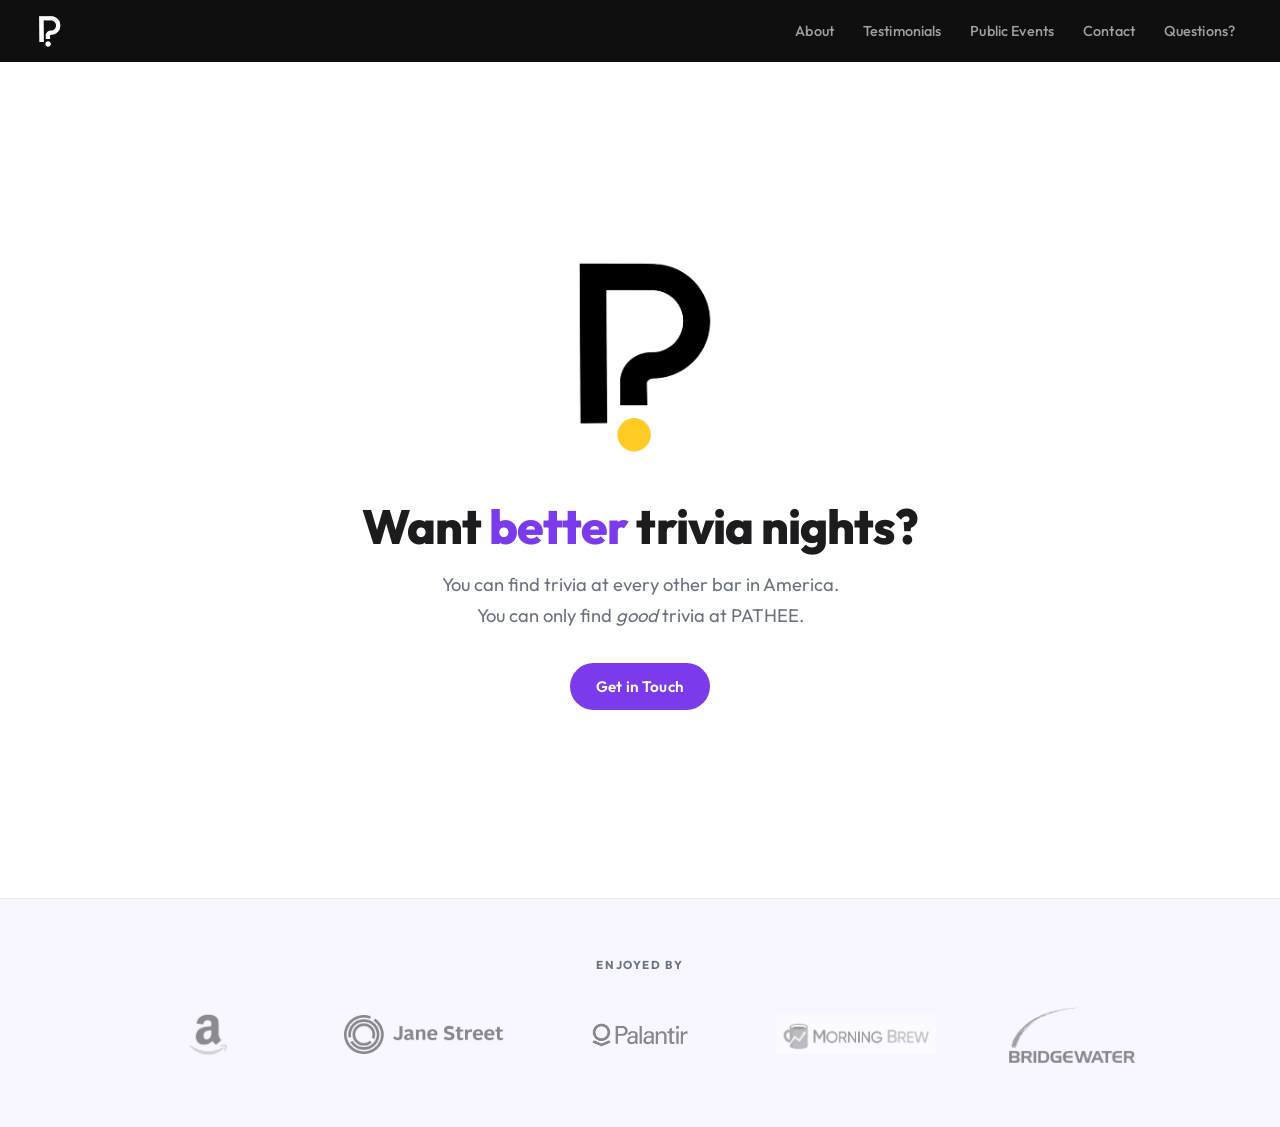
<file: index.html>
<!DOCTYPE html>
<html lang="en">
<head>
  <meta charset="UTF-8" />
  <title>Pathee Trivia</title>
  <meta name="viewport" content="width=device-width, initial-scale=1.0" />
  <link rel="stylesheet" href="style.css" />
  <script src="nav.js" defer></script>
</head>
<body>
  <header>
    <div class="left-header">
      <a href="index.html"><img src="good_logo.png" alt="Pathee logo" class="logo-img" /></a>
    </div>
    <button class="nav-toggle" type="button" aria-label="Open menu" aria-expanded="false" aria-controls="site-nav"><svg class="icon-open" viewBox="0 0 24 24" aria-hidden="true"><path d="M4 7h16M4 12h16M4 17h16"/></svg><svg class="icon-close" viewBox="0 0 24 24" aria-hidden="true"><path d="M6 6l12 12M18 6L6 18"/></svg></button>
    <nav id="site-nav">
      <ul>
        <li><a href="about.html">About</a></li>
        <li><a href="testimonial.html">Testimonials</a></li>
        <li><a href="events.html">Public Events</a></li>
        <li><a href="contact.html">Contact</a></li>
        <li><a href="question.html">Questions?</a></li>
      </ul>
    </nav>
  </header>

  <main class="home-main">
    <section class="hero">
      <img src="good_logo.png" alt="Pathee logo" class="hero-logo" />
      <h1>Want <em>better</em> trivia nights?</h1>
      <p>You can find trivia at every other bar in America.<br>You can only find <em>good</em> trivia at PATHEE.</p>
      <div class="hero-actions">
        <a href="contact.html" class="btn">Get in Touch</a>
      </div>
    </section>

    <section class="clients">
      <p class="clients-label">Enjoyed by</p>
      <div class="clients-logos">
        <img src="pics/Amazon_icon.png"                              alt="Amazon" />
        <img src="pics/Jane_Street_Capital_logo.png"               alt="Jane Street" />
        <img src="pics/Palantir-Logo-1536x864.png"                 alt="Palantir" />
        <img src="pics/morning_brew_logo.png" alt="Morning Brew" />
        <img src="pics/bwlogo.png" alt="Bridgewater" />
      </div>
    </section>
  </main>
</body>
</html>
</file>
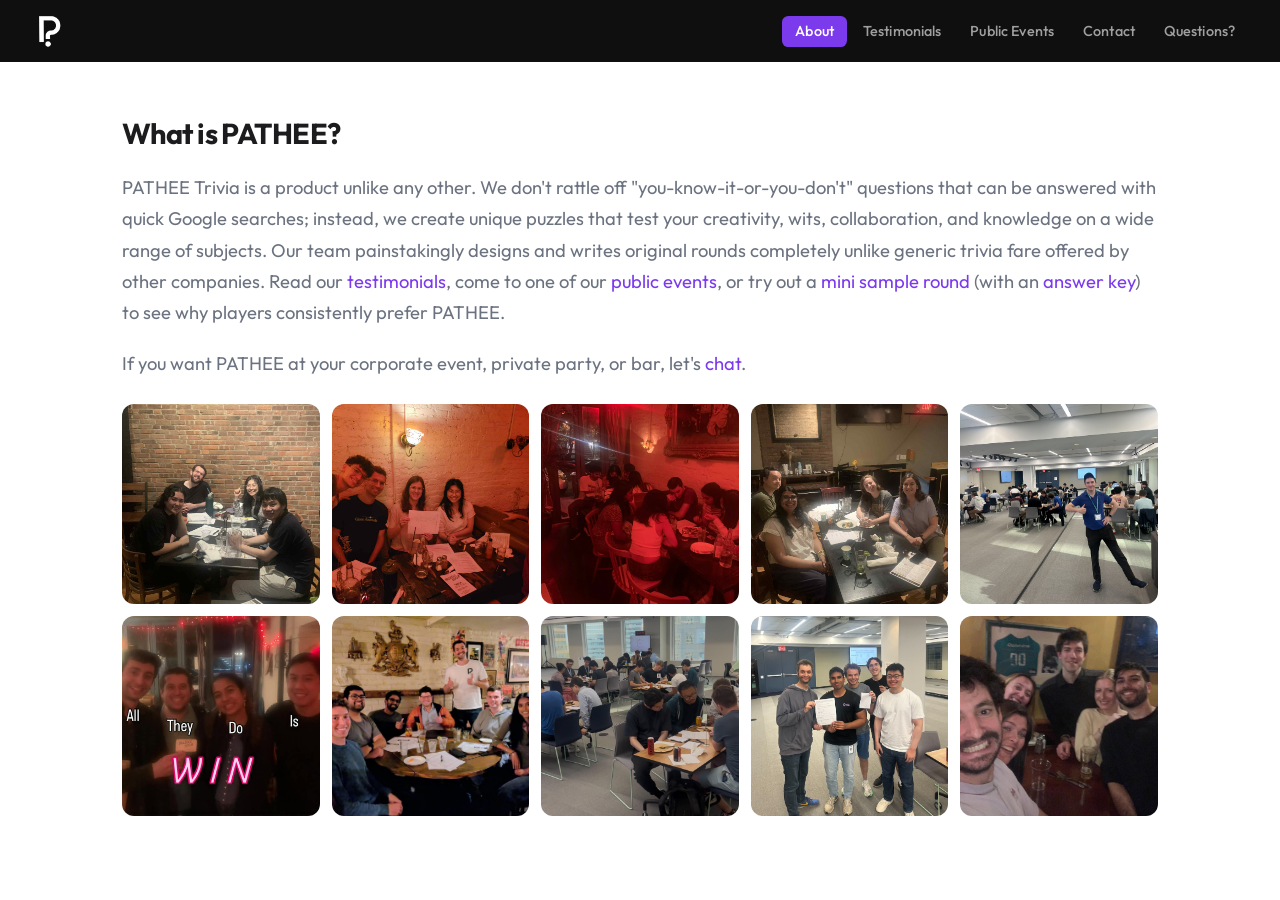
<file: about.html>
<!DOCTYPE html>
<html lang="en">
<head>
  <meta charset="UTF-8" />
  <title>About • Pathee Trivia</title>
  <meta name="viewport" content="width=device-width, initial-scale=1.0" />
  <link rel="stylesheet" href="style.css" />
  <script src="nav.js" defer></script>
</head>
<body>
  <header>
    <div class="left-header">
      <a href="index.html"><img src="good_logo.png" alt="Pathee logo" class="logo-img" /></a>
    </div>
    <button class="nav-toggle" type="button" aria-label="Open menu" aria-expanded="false" aria-controls="site-nav"><svg class="icon-open" viewBox="0 0 24 24" aria-hidden="true"><path d="M4 7h16M4 12h16M4 17h16"/></svg><svg class="icon-close" viewBox="0 0 24 24" aria-hidden="true"><path d="M6 6l12 12M18 6L6 18"/></svg></button>
    <nav id="site-nav">
      <ul>
        <li><a href="about.html" aria-current="page">About</a></li>
        <li><a href="testimonial.html">Testimonials</a></li>
        <li><a href="events.html">Public Events</a></li>
        <li><a href="contact.html">Contact</a></li>
        <li><a href="question.html">Questions?</a></li>
      </ul>
    </nav>
  </header>

  <main class="about">
    <h2>What is PATHEE?</h2>
    <p>
      PATHEE Trivia is a product unlike any other. We don't rattle off
      "you-know-it-or-you-don't" questions that can be answered with quick
      Google searches; instead, we create unique puzzles that test your
      creativity, wits, collaboration, and knowledge on a wide range of subjects.
      Our team painstakingly designs and writes original rounds completely unlike
      generic trivia fare offered by other companies. Read our
      <a href="testimonial.html">testimonials</a>, come to one of our
      <a href="events.html">public events</a>, or try out a
      <a href="pics/Gist%20Sample.pdf" download>mini sample round</a>
      (with an <a href="pics/Gist%20Answer%20Key.pdf" download>answer key</a>)
      to see why players consistently prefer PATHEE.
    </p>
    <p>
      If you want PATHEE at your corporate event, private party, or bar,
      let's <a href="contact.html">chat</a>.
    </p>

    <section class="gallery" aria-label="Pathee photos">
      <img src="brights.jpg" style="object-position: 50% 75%" alt="Team celebrating a puzzle solve" loading="lazy" width="1200" height="800">
      <img src="brindo.jpg" style="object-position: 50% 70%" alt="Packed trivia night at the bar" loading="lazy" width="1200" height="800">
      <img src="pics/download.jpg" style="object-position: 50% 65%" alt="Pathee trivia event" loading="lazy">
      <img src="piya.jpg" style="object-position: 50% 65%" alt="Winners posing with prizes" loading="lazy" width="1200" height="800">
      <img src="pics/jamie.jpg" style="object-position: 60% 70%" alt="Host giving a thumbs-up at a corporate trivia event" loading="lazy">
      <img src="pics/download-1.jpg" style="object-position: 50% 35%" alt="Pathee trivia event" loading="lazy">
      <img src="pics/bw.jpg" style="object-position: 50% 35%" alt="Team at a Pathee trivia night" loading="lazy">
      <img src="pics/js1.jpg" style="object-position: 50% 45%" alt="Teams solving puzzles at a corporate Pathee event" loading="lazy">
      <img src="pics/js2.jpg" style="object-position: 50% 30%" alt="Winning team holding up their answer sheets" loading="lazy">
      <img src="pics/mb.jpg" style="object-position: 50% 10%" alt="Team selfie at a bar trivia night" loading="lazy">
    </section>
  </main>
</body>
</html>
</file>
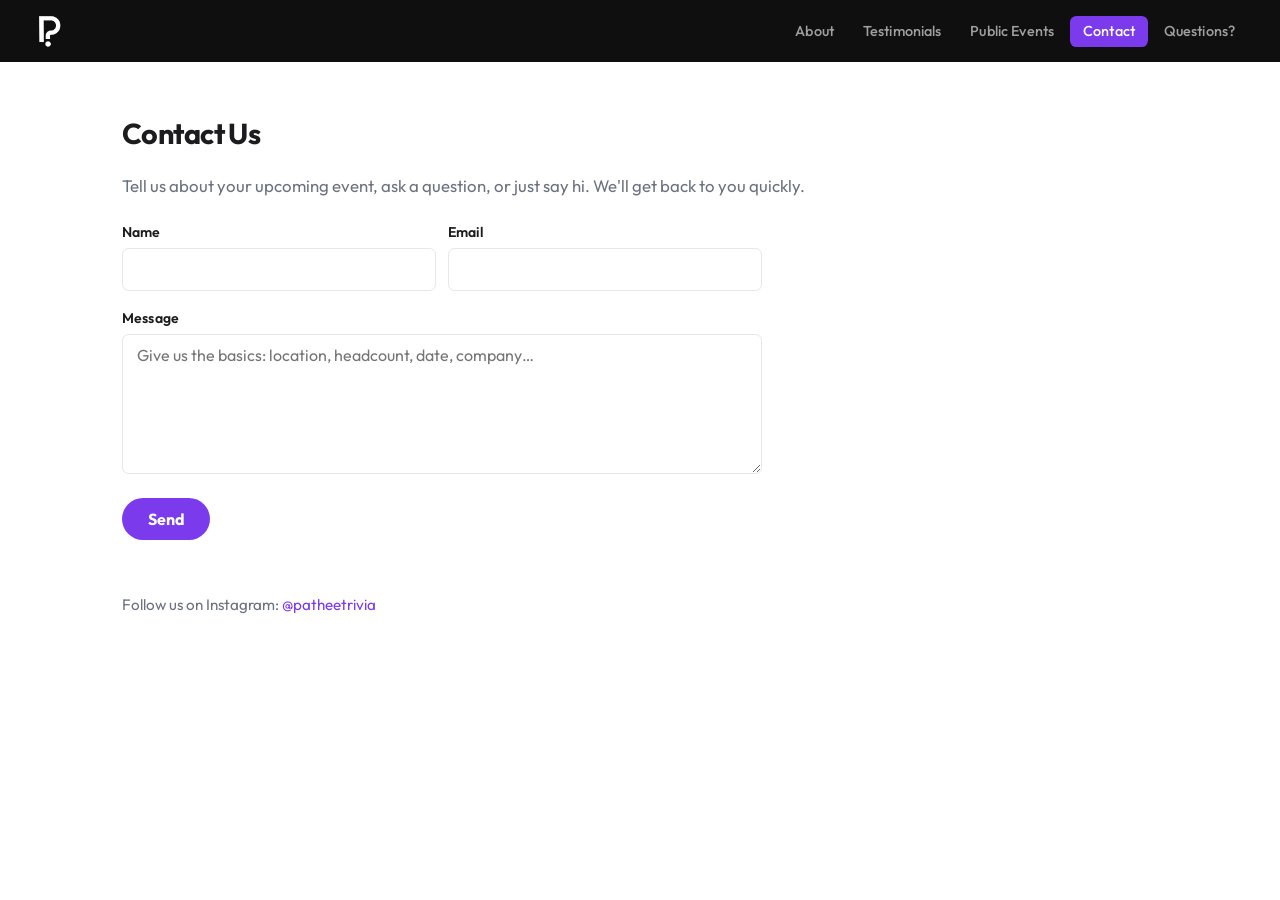
<file: contact.html>
<!DOCTYPE html>
<html lang="en">
<head>
  <meta charset="UTF-8" />
  <title>Contact • Pathee Trivia</title>
  <meta name="viewport" content="width=device-width, initial-scale=1.0" />
  <link rel="stylesheet" href="style.css" />
  <script src="nav.js" defer></script>
</head>
<body>
  <header>
    <div class="left-header">
      <a href="index.html"><img src="good_logo.png" alt="Pathee logo" class="logo-img" /></a>
    </div>
    <button class="nav-toggle" type="button" aria-label="Open menu" aria-expanded="false" aria-controls="site-nav"><svg class="icon-open" viewBox="0 0 24 24" aria-hidden="true"><path d="M4 7h16M4 12h16M4 17h16"/></svg><svg class="icon-close" viewBox="0 0 24 24" aria-hidden="true"><path d="M6 6l12 12M18 6L6 18"/></svg></button>
    <nav id="site-nav">
      <ul>
        <li><a href="about.html">About</a></li>
        <li><a href="testimonial.html">Testimonials</a></li>
        <li><a href="events.html">Public Events</a></li>
        <li><a href="contact.html" aria-current="page">Contact</a></li>
        <li><a href="question.html">Questions?</a></li>
      </ul>
    </nav>
  </header>

  <main>
    <h2>Contact Us</h2>
    <p>Tell us about your upcoming event, ask a question, or just say hi. We'll get back to you quickly.</p>

    <form class="contact" id="contact-form" action="https://formspree.io/f/mjkopnew" method="POST">
      <div class="row">
        <div>
          <label for="name">Name</label>
          <input id="name" name="name" type="text" required />
        </div>
        <div>
          <label for="email">Email</label>
          <input id="email" name="email" type="email" required />
        </div>
      </div>

      <div>
        <label for="message">Message</label>
        <textarea id="message" name="message" required placeholder="Give us the basics: location, headcount, date, company…"></textarea>
      </div>

      <input type="text" name="_gotcha" style="display:none" tabindex="-1" autocomplete="off">

      <button type="submit">Send</button>
      <div id="status" aria-live="polite"></div>
    </form>

    <p class="instagram-note">
      Follow us on Instagram: <a href="https://instagram.com/patheetrivia" target="_blank" rel="noopener">@patheetrivia</a>
    </p>
  </main>

  <script>
    const form = document.getElementById('contact-form');
    const statusEl = document.getElementById('status');

    form.addEventListener('submit', async (e) => {
      e.preventDefault();
      statusEl.textContent = 'Sending…';
      statusEl.className = '';

      try {
        const resp = await fetch(form.action, {
          method: 'POST',
          body: new FormData(form),
          headers: { 'Accept': 'application/json' }
        });

        if (resp.ok) {
          form.reset();
          statusEl.textContent = 'Thanks! Your message has been sent.';
          statusEl.className = 'success';
        } else {
          const data = await resp.json().catch(() => ({}));
          const msg = (data && data.errors && data.errors.map(e => e.message).join(', '))
                      || 'Something went wrong. Please try again.';
          statusEl.textContent = msg;
          statusEl.className = 'error';
        }
      } catch (err) {
        statusEl.textContent = 'Network error. Please try again.';
        statusEl.className = 'error';
      }
    });
  </script>
</body>
</html>
</file>
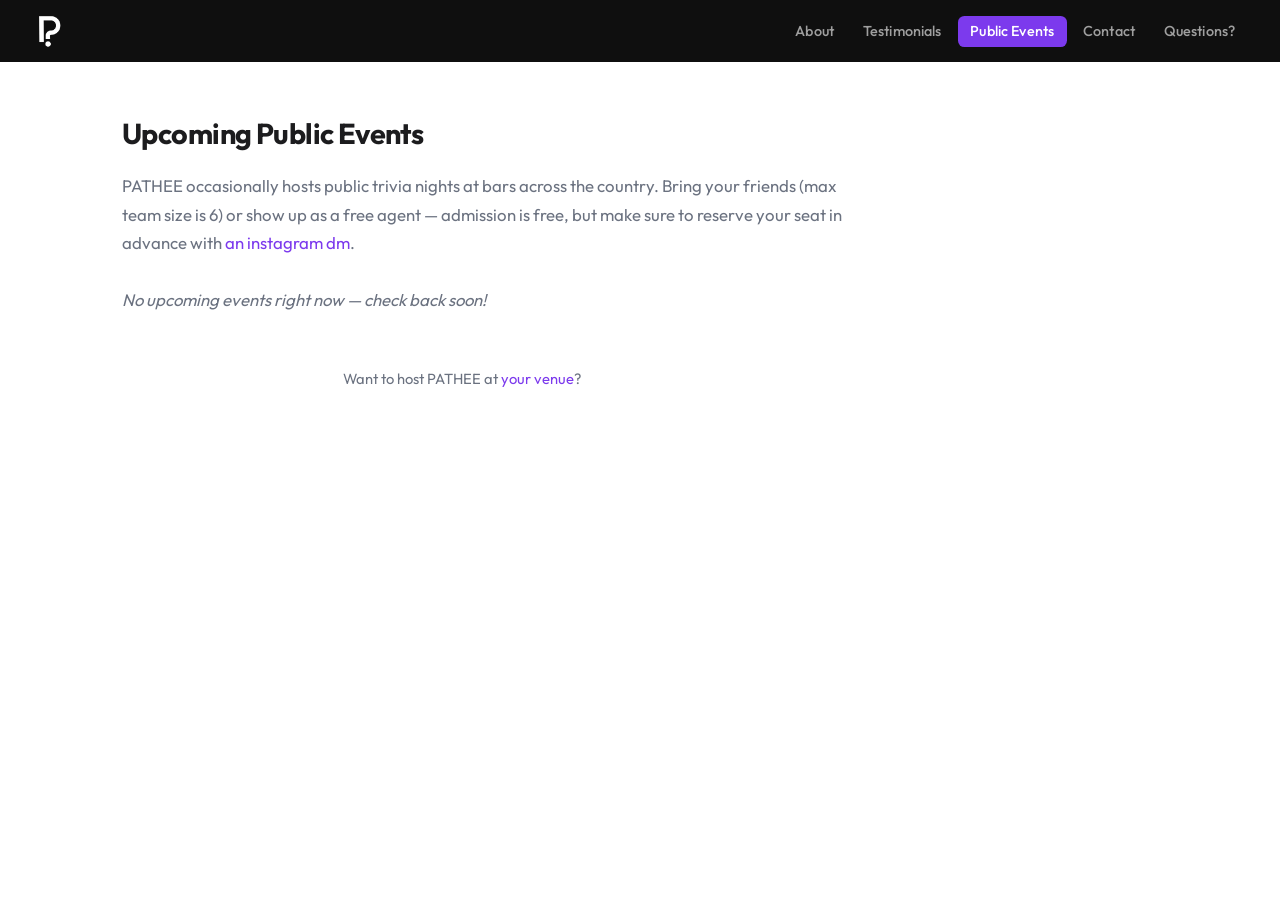
<file: events.html>
<!DOCTYPE html>
<html lang="en">
<head>
  <meta charset="UTF-8" />
  <title>Public Events • Pathee Trivia</title>
  <meta name="viewport" content="width=device-width, initial-scale=1.0" />
  <link rel="stylesheet" href="style.css" />
  <script src="nav.js" defer></script>
</head>
<body>
  <header>
    <div class="left-header">
      <a href="index.html"><img src="good_logo.png" alt="Pathee logo" class="logo-img" /></a>
    </div>
    <button class="nav-toggle" type="button" aria-label="Open menu" aria-expanded="false" aria-controls="site-nav"><svg class="icon-open" viewBox="0 0 24 24" aria-hidden="true"><path d="M4 7h16M4 12h16M4 17h16"/></svg><svg class="icon-close" viewBox="0 0 24 24" aria-hidden="true"><path d="M6 6l12 12M18 6L6 18"/></svg></button>
    <nav id="site-nav">
      <ul>
        <li><a href="about.html">About</a></li>
        <li><a href="testimonial.html">Testimonials</a></li>
        <li><a href="events.html" aria-current="page">Public Events</a></li>
        <li><a href="contact.html">Contact</a></li>
        <li><a href="question.html">Questions?</a></li>
      </ul>
    </nav>
  </header>

  <main>
    <h2>Upcoming Public Events</h2>
    <p>PATHEE occasionally hosts public trivia nights at bars across the country.
      Bring your friends (max team size is 6) or show up as a free agent — admission is free, but make sure to reserve your seat in advance with <a href="https://ig.me/m/patheetrivia" target="_blank" rel="noopener">an instagram dm</a>.
    </p>
    <section id="events-all" class="events">
      <p class="empty">No upcoming events right now — check back soon!</p>
    </section>
    <p class="page-note">
      Want to host PATHEE at <a href="contact.html">your venue</a>?
    </p>
  </main>

  <!-- <script>
  (function () {
    const SERIES = [
      {
        name: "Brindle Room",
        startISO: "2025-08-11T20:00:00-04:00",
        durationMinutes: 120,
        cadenceDays: 14,
        tz: "America/New_York",
        location: { name: "Brindle Room", address: "647 E 11th St, New York, NY" },
      },
      {
        name: "Brightside Tavern",
        startISO: "2025-08-19T19:00:00-04:00",
        durationMinutes: 120,
        cadenceDays: 14,
        tz: "America/New_York",
        location: { name: "Brightside Tavern", address: "141 Bright St, Jersey City, NJ" },
      }
    ];
    const TOTAL_COUNT = 8;

    const $ = (sel) => document.querySelector(sel);

    function fmtParts(d, tz) {
      const opt = (o) => new Intl.DateTimeFormat("en-US", { timeZone: tz, ...o }).format(d);
      return {
        dow:     opt({ weekday: "short" }),
        day:     opt({ day: "2-digit" }),
        monYear: opt({ month: "short", year: "numeric" }),
        time:    opt({ hour: "numeric", minute: "2-digit", hour12: true })
      };
    }

    function nextOnOrAfter(seed, periodMs, now) {
      const diff = now - seed;
      const steps = Math.max(0, Math.ceil(diff / periodMs));
      return new Date(seed.getTime() + steps * periodMs);
    }

    function generate(series, count, now) {
      const seed = new Date(series.startISO);
      const period = series.cadenceDays * 86400000;
      const first = nextOnOrAfter(seed, period, now);
      const out = [];
      for (let i = 0; i < count; i++) {
        const start = new Date(first.getTime() + i * period);
        const end   = new Date(start.getTime() + series.durationMinutes * 60000);
        out.push({ series, start, end });
      }
      return out;
    }

    function render() {
      const container = $("#events-all");
      if (!container) return;

      const now = new Date();
      const perSeries = TOTAL_COUNT + 4;

      const events = SERIES
        .flatMap(s => generate(s, perSeries, now))
        .filter(e => e.start >= now)
        .sort((a, b) => a.start - b.start)
        .slice(0, TOTAL_COUNT);

      if (!events.length) {
        container.innerHTML = '<p class="empty">No upcoming events right now — check back soon!</p>';
        return;
      }

      const cards = events.map(({ series, start, end }) => {
        const pStart = fmtParts(start, series.tz);
        const pEnd   = fmtParts(end, series.tz);
        const timeRange = `${pStart.time}–${pEnd.time} ET`;
        const startISO = start.toISOString();
        const endISO   = end.toISOString();

        return `
          <article class="event" itemscope itemtype="https://schema.org/Event">
            <div class="date">
              <div class="dow">${pStart.dow}</div>
              <div class="day">${pStart.day}</div>
              <div class="mon">${pStart.monYear}</div>
            </div>
            <div class="details">
              <h3 itemprop="name">${series.name}</h3>
              <div class="meta">
                <time itemprop="startDate" datetime="${startISO}">${timeRange}</time>
                <meta itemprop="endDate" content="${endISO}">
                <br>
                <span itemprop="location" itemscope itemtype="https://schema.org/Place">
                  <span itemprop="name">${series.location.name}</span>,
                  <span itemprop="address">${series.location.address}</span>
                </span>
              </div>
              <div class="actions">
                <a href="https://maps.google.com/?q=${encodeURIComponent(series.location.name)}" target="_blank" rel="noopener">Map</a>
              </div>
            </div>
          </article>
        `;
      });

      container.innerHTML = cards.join("");
    }

    if (document.readyState === "loading") {
      document.addEventListener("DOMContentLoaded", render);
    } else {
      render();
    }
  })();
  </script> -->
</body>
</html>
</file>
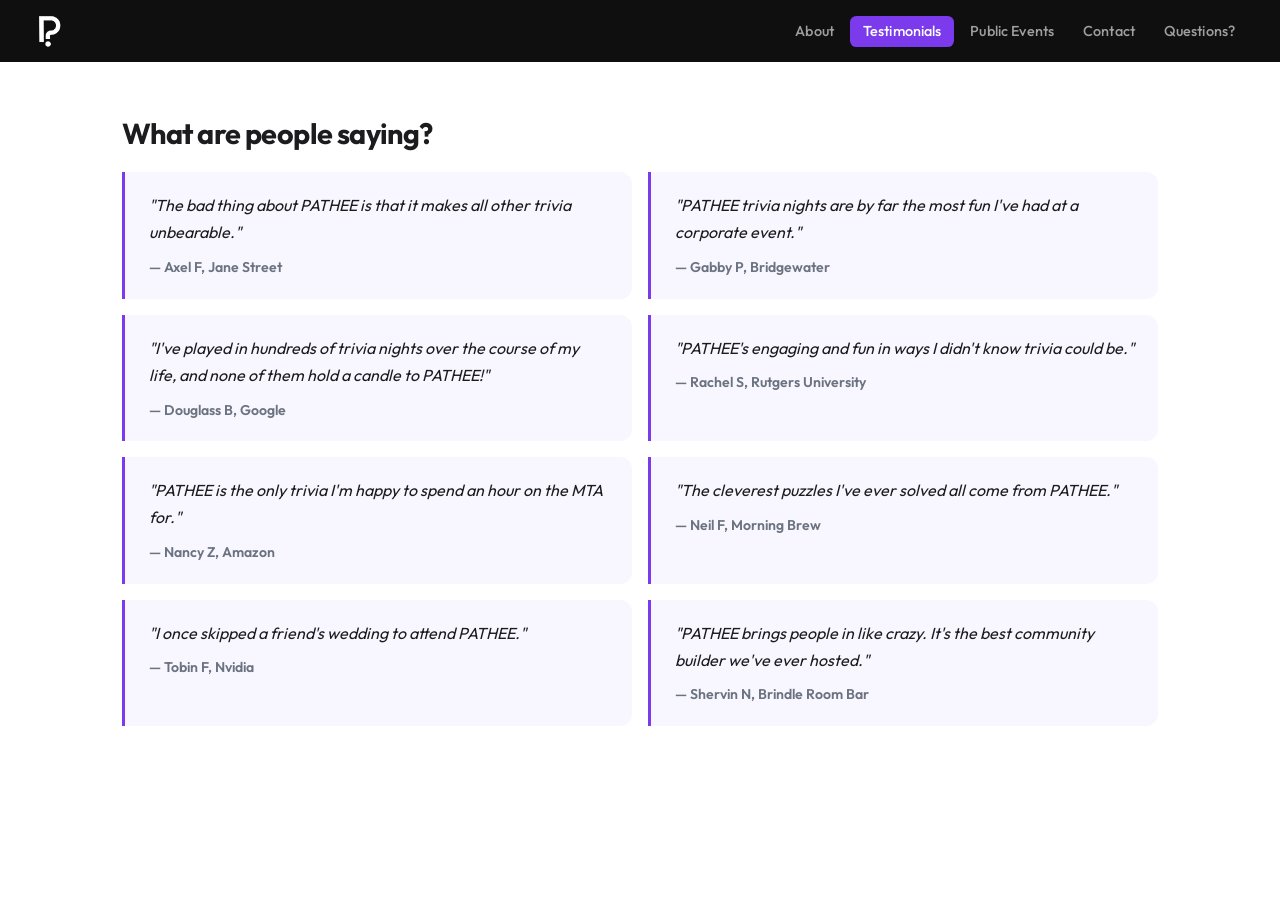
<file: testimonial.html>
<!DOCTYPE html>
<html lang="en">
<head>
  <meta charset="UTF-8" />
  <title>Testimonials • Pathee Trivia</title>
  <meta name="viewport" content="width=device-width, initial-scale=1.0" />
  <link rel="stylesheet" href="style.css" />
  <script src="nav.js" defer></script>
</head>
<body>
  <header>
    <div class="left-header">
      <a href="index.html"><img src="good_logo.png" alt="Pathee logo" class="logo-img" /></a>
    </div>
    <button class="nav-toggle" type="button" aria-label="Open menu" aria-expanded="false" aria-controls="site-nav"><svg class="icon-open" viewBox="0 0 24 24" aria-hidden="true"><path d="M4 7h16M4 12h16M4 17h16"/></svg><svg class="icon-close" viewBox="0 0 24 24" aria-hidden="true"><path d="M6 6l12 12M18 6L6 18"/></svg></button>
    <nav id="site-nav">
      <ul>
        <li><a href="about.html">About</a></li>
        <li><a href="testimonial.html" aria-current="page">Testimonials</a></li>
        <li><a href="events.html">Public Events</a></li>
        <li><a href="contact.html">Contact</a></li>
        <li><a href="question.html">Questions?</a></li>
      </ul>
    </nav>
  </header>

  <main>
    <h2>What are people saying?</h2>

    <div class="testimonials">
      <div class="testimonial">
        <p>"The bad thing about PATHEE is that it makes all other trivia unbearable."</p>
        <cite>— Axel F, Jane Street</cite>
      </div>

      <div class="testimonial">
        <p>"PATHEE trivia nights are by far the most fun I've had at a corporate event."</p>
        <cite>— Gabby P, Bridgewater</cite>
      </div>

      <div class="testimonial">
        <p>"I've played in hundreds of trivia nights over the course of my life, and none of them hold a candle to PATHEE!"</p>
        <cite>— Douglass B, Google</cite>
      </div>

      <div class="testimonial">
        <p>"PATHEE's engaging and fun in ways I didn't know trivia could be."</p>
        <cite>— Rachel S, Rutgers University</cite>
      </div>

      <div class="testimonial">
        <p>"PATHEE is the only trivia I'm happy to spend an hour on the MTA for."</p>
        <cite>— Nancy Z, Amazon</cite>
      </div>

      <div class="testimonial">
        <p>"The cleverest puzzles I've ever solved all come from PATHEE."</p>
        <cite>— Neil F, Morning Brew</cite>
      </div>


      <div class="testimonial">
        <p>"I once skipped a friend's wedding to attend PATHEE."</p>
        <cite>— Tobin F, Nvidia</cite>
      </div>

      <div class="testimonial">
        <p>"PATHEE brings people in like crazy. It's the best community builder we've ever hosted."</p>
        <cite>— Shervin N, Brindle Room Bar</cite>
      </div>
    </div>
  </main>
</body>
</html>
</file>
<file: style.css>
@import url('https://fonts.googleapis.com/css2?family=Outfit:wght@400;500;600;700;800&display=swap');

:root {
  --accent:       #7c3aed;
  --accent-hover: #6d28d9;
  --accent-light: #ede9fe;
  --dark:         #0f0f0f;
  --text:         #1c1c1e;
  --muted:        #6b7280;
  --border:       #e5e7eb;
  --bg:           #ffffff;
  --card:         #f8f7ff;
  --radius:       0.75rem;
  --radius-pill:  2rem;
  --radius-sm:    0.4rem;
}

*, *::before, *::after { box-sizing: border-box; margin: 0; padding: 0; }
html { scroll-behavior: smooth; }

body {
  font-family: 'Outfit', system-ui, -apple-system, sans-serif;
  line-height: 1.6;
  color: var(--text);
  background: var(--bg);
  -webkit-font-smoothing: antialiased;
}

/* ── Header ── */
header {
  position: sticky;
  top: 0;
  background: var(--dark);
  display: flex;
  align-items: center;
  justify-content: space-between;
  padding: 0.875rem 2rem;
  z-index: 1000;
}

.logo-img {
  height: 34px;
  width: auto;
  display: block;
  filter: brightness(0) invert(1);
}

nav ul { list-style: none; display: flex; gap: 0.2rem; }

/* Hamburger button, shown only on phones */
.nav-toggle {
  display: none;
  appearance: none;
  background: none;
  border: none;
  color: #fff;
  width: 2.25rem;
  height: 2.25rem;
  padding: 0.35rem;
  border-radius: var(--radius-sm);
  cursor: pointer;
}

.nav-toggle svg {
  width: 100%;
  height: 100%;
  display: block;
  fill: none;
  stroke: currentColor;
  stroke-width: 2;
  stroke-linecap: round;
}

.nav-toggle .icon-close,
.nav-toggle[aria-expanded="true"] .icon-open { display: none; }
.nav-toggle[aria-expanded="true"] .icon-close { display: block; }

.nav-toggle:hover { background: rgba(255, 255, 255, 0.1); }

nav a {
  text-decoration: none;
  color: rgba(255, 255, 255, 0.6);
  font-weight: 500;
  font-size: 0.9rem;
  padding: 0.4rem 0.8rem;
  border-radius: var(--radius-sm);
  transition: color 0.15s, background 0.15s;
  letter-spacing: 0.01em;
}

nav a:hover {
  color: #fff;
  background: rgba(255, 255, 255, 0.1);
}

nav a[aria-current="page"],
nav a.active {
  color: #fff;
  background: var(--accent);
}

/* ── Main wrapper ── */
main {
  padding: 3rem 2rem 5rem;
  max-width: 1100px;
  margin: 0 auto;
}

/* Keep running text at a readable line length inside the wider layout */
main > p { max-width: 68ch; }

/* About: intro text spans the full gallery width, set a touch larger to keep lines comfortable */
main.about > p { max-width: none; font-size: 1.15rem; }

/* ── Typography ── */
h1, h2, h3 { letter-spacing: -0.02em; }
h1 { font-size: 2.25rem; font-weight: 800; margin-bottom: 1rem; }
h2 { font-size: 1.8rem; font-weight: 700; margin-bottom: 1rem; }
h3 { font-size: 1.1rem; font-weight: 600; margin-bottom: 0.2rem; }

p {
  font-size: 1.05rem;
  color: var(--muted);
  margin-bottom: 1.25rem;
  line-height: 1.7;
}

a { color: var(--accent); text-decoration: none; }
a:hover { text-decoration: underline; }

/* ── Buttons ── */
.btn {
  display: inline-block;
  background: var(--accent);
  color: #fff !important;
  padding: 0.7rem 1.6rem;
  border-radius: var(--radius-pill);
  font-weight: 600;
  font-size: 0.95rem;
  text-decoration: none !important;
  transition: background 0.2s, transform 0.15s;
  letter-spacing: 0.01em;
}

.btn:hover {
  background: var(--accent-hover);
  transform: translateY(-2px);
}

.btn-ghost {
  background: transparent;
  color: var(--accent) !important;
  border: 1.5px solid var(--accent);
}

.btn-ghost:hover {
  background: var(--accent-light);
  transform: translateY(-2px);
}

/* ── Home main (no max-width constraint) ── */
main.home-main {
  max-width: 100%;
  padding: 0;
}

/* ── Hero (index.html) ── */
.hero {
  display: flex;
  flex-direction: column;
  align-items: center;
  justify-content: center;
  text-align: center;
  min-height: calc(100vh - 64px);
  padding: 4rem 1rem;
  position: relative;
}

.hero-logo {
  width: 210px;
  height: auto;
  margin-bottom: 2.5rem;
}

.hero h1 {
  font-size: 3rem;
  font-weight: 800;
  line-height: 1.1;
  margin-bottom: 1rem;
  max-width: 18ch;
  color: var(--text);
}

.hero h1 em {
  font-style: normal;
  color: var(--accent);
}

.hero > p {
  font-size: 1.15rem;
  max-width: 52ch;
  margin: 0 auto 2rem;
  text-wrap: balance;
}

.hero-actions {
  display: flex;
  gap: 0.75rem;
  flex-wrap: wrap;
  justify-content: center;
}

/* ── Client logo bar ── */
.clients {
  padding: 3.5rem 2rem 4rem;
  background: var(--card);
  border-top: 1px solid var(--border);
  text-align: center;
}

.clients-label {
  font-size: 0.72rem;
  font-weight: 700;
  text-transform: uppercase;
  letter-spacing: 0.14em;
  color: var(--muted);
  margin-bottom: 2rem;
}

.clients-logos {
  display: flex;
  align-items: center;
  justify-content: center;
  gap: 3.5rem;
  flex-wrap: wrap;
}

.clients-logos img {
  width: 160px;
  height: 56px;
  object-fit: contain;
  filter: grayscale(1) opacity(0.45);
  transition: filter 0.25s;
}

.clients-logos img:hover {
  filter: grayscale(0) opacity(1);
}

/* ── Page note ── */
.page-note {
  margin-top: 1.5rem;
  font-size: 0.92rem;
  color: var(--muted);
  text-align: center;
}

/* ── Gallery (about.html) ── */
.gallery {
  display: grid;
  gap: 0.75rem;
  grid-template-columns: repeat(5, 1fr);
  margin-top: 1.5rem;
}

.gallery img {
  width: 100%;
  height: 200px;
  object-fit: cover;
  border-radius: var(--radius);
  display: block;
}

/* ── Events ── */
.events { display: grid; gap: 0.875rem; margin-top: 0.75rem; }

.event {
  background: var(--card);
  border: 1px solid var(--border);
  border-radius: var(--radius);
  padding: 1.25rem 1.5rem;
  display: grid;
  grid-template-columns: 5.5rem 1fr;
  gap: 1.25rem;
  align-items: center;
  transition: box-shadow 0.2s, transform 0.2s;
}

.event:hover {
  box-shadow: 0 6px 24px rgba(124, 58, 237, 0.1);
  transform: translateY(-2px);
}

.date { text-align: center; }

.date .dow {
  font-weight: 600;
  font-size: 0.72rem;
  color: var(--muted);
  text-transform: uppercase;
  letter-spacing: 0.1em;
}

.date .day {
  font-size: 2rem;
  font-weight: 800;
  line-height: 1;
  color: var(--text);
}

.date .mon {
  text-transform: uppercase;
  letter-spacing: 0.06em;
  font-size: 0.7rem;
  color: var(--muted);
  margin-top: 0.15rem;
}

.meta {
  color: var(--muted);
  font-size: 0.93rem;
  margin-bottom: 0.6rem;
  line-height: 1.5;
}

.actions a {
  display: inline-block;
  font-size: 0.82rem;
  font-weight: 600;
  color: var(--accent);
  border: 1.5px solid var(--accent);
  padding: 0.2rem 0.7rem;
  border-radius: var(--radius-pill);
  text-decoration: none;
  transition: background 0.15s, color 0.15s;
}

.actions a:hover {
  background: var(--accent);
  color: #fff;
  text-decoration: none;
}

.empty { color: var(--muted); font-style: italic; padding: 0.5rem 0; }

/* ── Testimonials ── */
.testimonials {
  display: grid;
  grid-template-columns: repeat(2, 1fr);
  gap: 1rem;
}

.testimonial {
  background: var(--card);
  border-left: 3px solid var(--accent);
  border-radius: 0 var(--radius) var(--radius) 0;
  padding: 1.25rem 1.5rem;
  transition: box-shadow 0.2s, transform 0.2s;
}

.testimonial:hover {
  box-shadow: 0 4px 20px rgba(124, 58, 237, 0.09);
  transform: translateY(-1px);
}

.testimonial p {
  font-style: italic;
  color: var(--text);
  font-size: 1rem;
  margin-bottom: 0.6rem;
}

.testimonial cite {
  display: block;
  font-size: 0.88rem;
  font-weight: 600;
  color: var(--muted);
  font-style: normal;
}

/* ── Contact form ── */
form.contact { display: grid; gap: 1rem; margin-top: 0.5rem; max-width: 640px; }

label {
  font-weight: 600;
  font-size: 0.88rem;
  color: var(--text);
  display: block;
  margin-bottom: 0.3rem;
  letter-spacing: 0.01em;
}

input[type="text"],
input[type="email"],
textarea {
  width: 100%;
  padding: 0.65rem 0.9rem;
  border: 1.5px solid var(--border);
  border-radius: var(--radius-sm);
  background: #fff;
  font-size: 1rem;
  font-family: inherit;
  color: var(--text);
  outline: none;
  transition: border-color 0.15s, box-shadow 0.15s;
}

input:focus, textarea:focus {
  border-color: var(--accent);
  box-shadow: 0 0 0 3px var(--accent-light);
}

textarea { min-height: 140px; resize: vertical; }

.row { display: grid; gap: 0.75rem; grid-template-columns: 1fr 1fr; }

button[type="submit"] {
  appearance: none;
  background: var(--accent);
  color: #fff;
  border: none;
  padding: 0.7rem 1.6rem;
  border-radius: var(--radius-pill);
  font-weight: 700;
  font-size: 1rem;
  font-family: inherit;
  cursor: pointer;
  transition: background 0.2s, transform 0.15s;
  width: fit-content;
}

button[type="submit"]:hover {
  background: var(--accent-hover);
  transform: translateY(-1px);
}

#status { margin-top: 0.75rem; font-size: 0.95rem; }
#status.success { color: #16a34a; font-weight: 500; }
#status.error   { color: #dc2626; font-weight: 500; }

.instagram-note {
  margin-top: 1.5rem;
  font-size: 0.95rem;
  color: var(--muted);
}

/* ── Questions page ── */
main.centered {
  display: flex;
  flex-direction: column;
  align-items: center;
  justify-content: center;
  min-height: calc(100vh - 64px);
  text-align: center;
  padding: 2rem;
  max-width: 100%;
}

#question {
  white-space: pre-wrap;
  text-wrap: balance;
  font-size: 1.5rem;
  font-weight: 500;
  line-height: 1.45;
  max-width: 58ch;
  margin-bottom: 1.5rem;
  color: var(--text);
}

#question-img {
  display: none;
  max-width: 420px;
  width: 100%;
  height: auto;
  margin: 1rem auto;
  border-radius: var(--radius);
}

.table-container { margin: 1rem 0; }

.table-container table {
  border-collapse: collapse;
  overflow: hidden;
  border: 1.5px solid var(--border);
  border-radius: var(--radius-sm);
}

.table-container td {
  border: 1px solid var(--border);
  padding: 0.75rem 1.25rem;
  font-size: 1rem;
  color: var(--text);
}


#more-btn {
  appearance: none;
  margin-top: 2rem;
  padding: 0.7rem 1.6rem;
  font-size: 1rem;
  font-family: inherit;
  font-weight: 600;
  border: none;
  border-radius: var(--radius-pill);
  background: var(--accent);
  color: #fff;
  cursor: pointer;
  transition: background 0.2s, transform 0.15s;
}

#more-btn:hover {
  background: var(--accent-hover);
  transform: translateY(-2px);
}

/* ── Responsive ── */
@media (max-width: 900px) {
  .gallery { grid-template-columns: repeat(2, 1fr); }
}

@media (max-width: 640px) {
  .gallery { grid-template-columns: repeat(2, 1fr); gap: 0.5rem; }
  .gallery img { height: 150px; }
  .testimonials { grid-template-columns: 1fr; }
  header { padding: 0.875rem 1.25rem; }
  .nav-toggle { display: block; }
  nav {
    display: none;
    position: absolute;
    top: 100%;
    left: 0;
    right: 0;
    background: var(--dark);
    padding: 0.25rem 1.25rem 1rem;
    box-shadow: 0 12px 24px rgba(0, 0, 0, 0.25);
  }
  header.nav-open nav { display: block; }
  nav ul { flex-direction: column; gap: 0.25rem; }
  nav a  { display: block; font-size: 1rem; padding: 0.6rem 0.75rem; }
  main   { padding: 2rem 1.25rem 4rem; }
  .hero  { padding: 3rem 1rem 3rem; }
  .hero h1 { font-size: 2.1rem; }
  .hero-actions { flex-direction: column; align-items: center; }
  .event { grid-template-columns: 1fr; }
  .date  { display: flex; gap: 0.5rem; align-items: baseline; }
  .date .day { font-size: 1.5rem; }
  .row   { grid-template-columns: 1fr; }
  #question { font-size: 1.2rem; }
}
</file>
